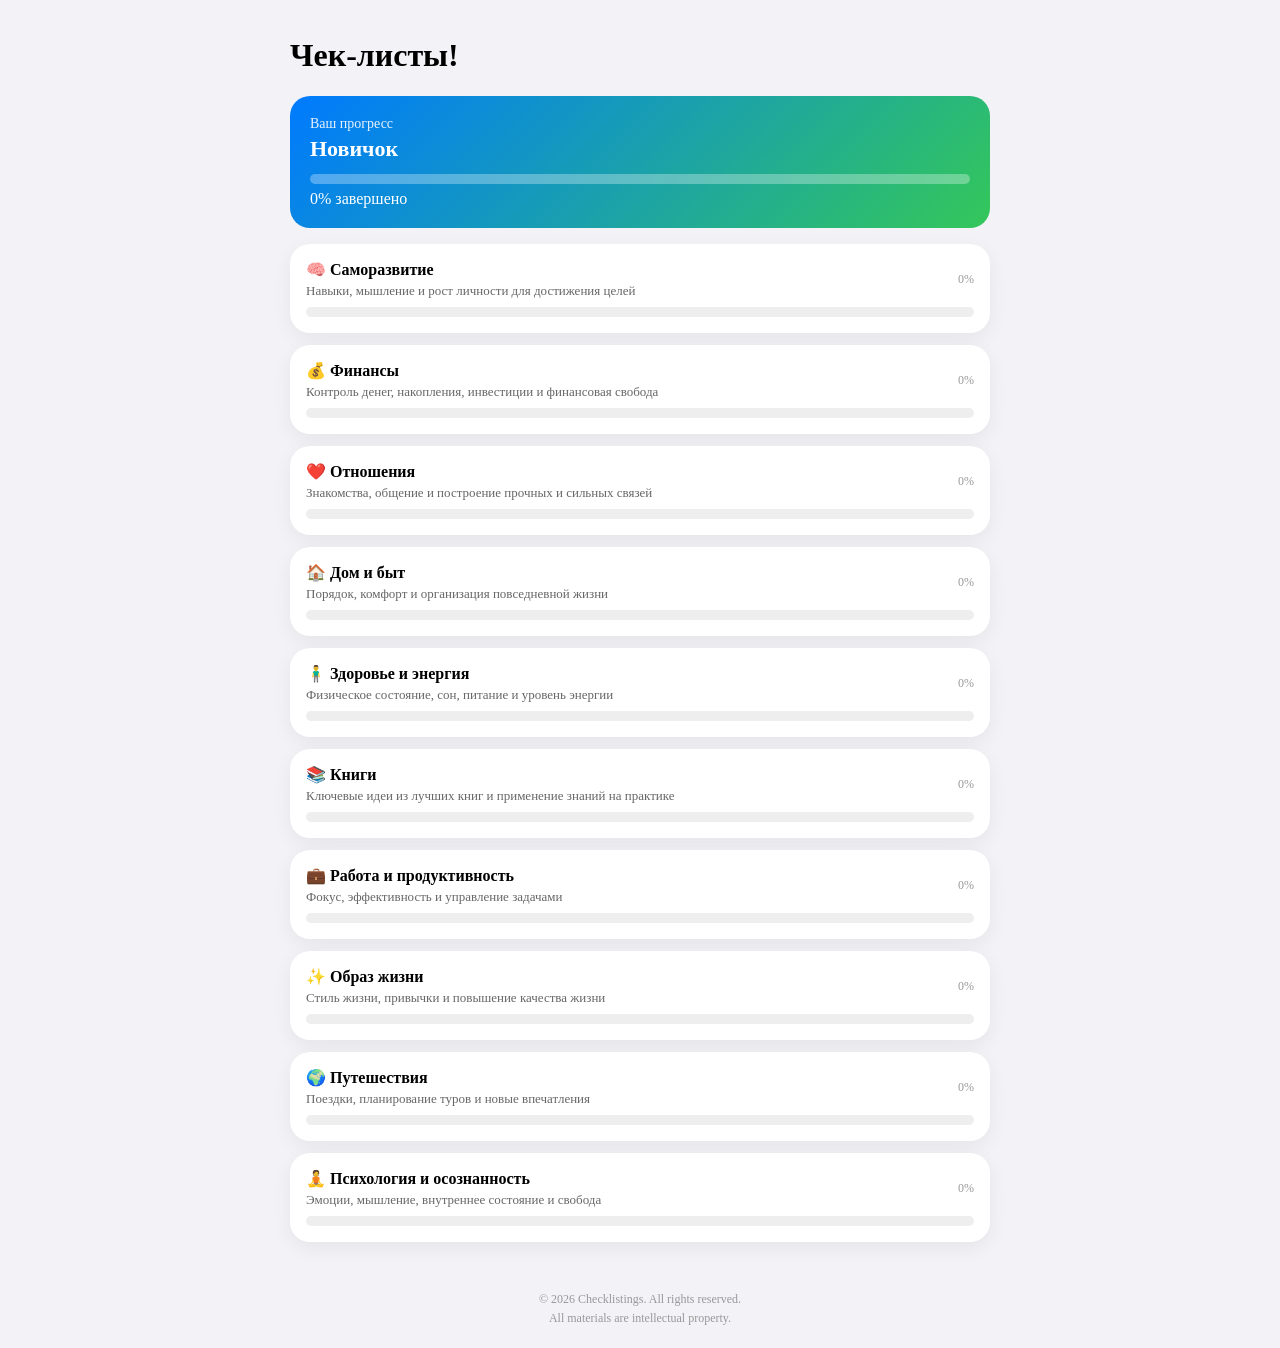
<file: index.html>
<!DOCTYPE html>
<html lang="en">
<head>  
  <meta charset="UTF-8">
  <meta name="viewport" content="width=device-width, initial-scale=1.0">
  
  <title>Checklistings. Become smarter.</title>

  <!-- ADD THIS -->
  <script src="https://telegram.org/js/telegram-web-app.js"></script> 

  <link rel="stylesheet" href="styles.css">
</head>
  
<body>
  <div id="app">
  <style>
    .loading-screen {
      display: flex;
      flex-direction: column;
      align-items: center;
      justify-content: center;
      min-height: 80vh;
      padding: 40px 20px;
      text-align: center;
    }
    
    .loading-icon {
      width: 60px;
      height: 60px;
      margin-bottom: 20px;
      position: relative;
    }
    
    .loading-circle {
      width: 60px;
      height: 60px;
      border: 4px solid #f2f2f7;
      border-top: 4px solid #007aff;
      border-radius: 50%;
      animation: spin 0.8s linear infinite;
    }
    
    .loading-logo {
      position: absolute;
      top: 50%;
      left: 50%;
      transform: translate(-50%, -50%);
      font-size: 28px;
    }
    
    .loading-text {
      font-size: 18px;
      font-weight: 600;
      color: #333;
      margin-bottom: 8px;
      animation: pulse 1.5s ease-in-out infinite;
    }
    
    .loading-subtext {
      font-size: 13px;
      color: #999;
      animation: fadeInOut 2s ease-in-out infinite;
    }
    
    .loading-bar {
      width: 200px;
      height: 3px;
      background: #f2f2f7;
      border-radius: 10px;
      overflow: hidden;
      margin-top: 20px;
    }
    
    .loading-bar-fill {
      height: 100%;
      background: linear-gradient(90deg, #007aff, #34c759, #007aff);
      background-size: 200% 100%;
      border-radius: 10px;
      animation: shimmer 1.5s ease-in-out infinite;
      width: 80%;
    }
    
    @keyframes spin {
      0% { transform: rotate(0deg); }
      100% { transform: rotate(360deg); }
    }
    
    @keyframes pulse {
      0%, 100% { opacity: 1; transform: scale(1); }
      50% { opacity: 0.7; transform: scale(0.98); }
    }
    
    @keyframes fadeInOut {
      0%, 100% { opacity: 0.5; }
      50% { opacity: 1; }
    }
    
    @keyframes shimmer {
      0% { background-position: -200% 0; }
      100% { background-position: 200% 0; }
    }
  </style>
  
  <div class="loading-screen">
    <div class="loading-icon">
      <div class="loading-circle"></div>
      <div class="loading-logo">📋</div>
    </div>
    
    <p class="loading-text">Checklistings!</p>
    <p class="loading-subtext">Loading...</p>
    
    <div class="loading-bar">
      <div class="loading-bar-fill"></div>
    </div>
  </div>
</div>
  
  <script type="module" src="js/app.js"></script>
</body>
  
    <footer style="text-align:center;padding:20px 16px;font-size:12px;color:#999;line-height:1.6;">
  © 2026 Checklistings. All rights reserved.<br>
  All materials are intellectual property.
</footer>
  
</html>
</file>
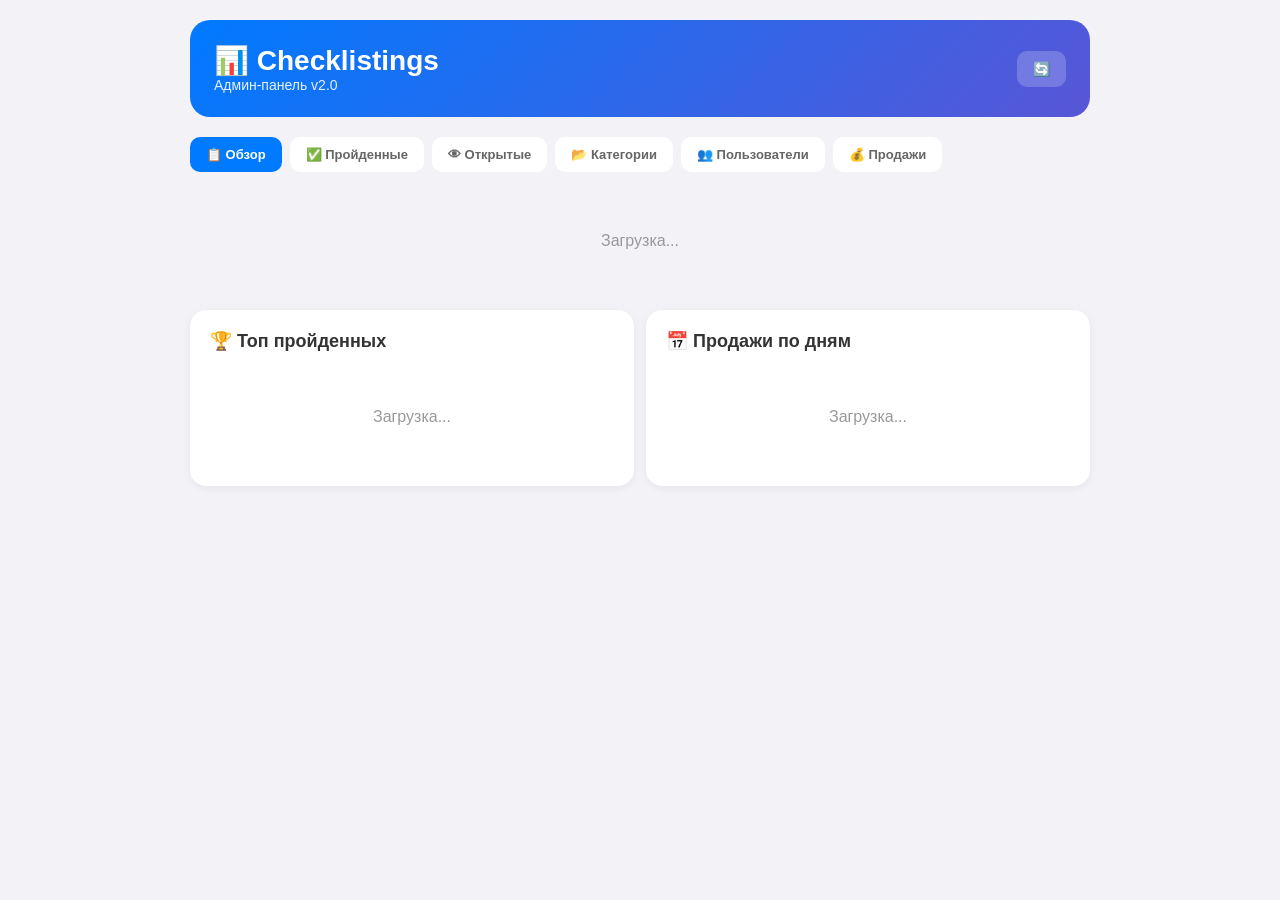
<file: admin.html>
<!DOCTYPE html>
<html lang="ru">
<head>
    <meta charset="UTF-8">
    <meta name="viewport" content="width=device-width, initial-scale=1.0">
    <title>Админка Checklistings</title>
    <style>
        * { margin: 0; padding: 0; box-sizing: border-box; }
        
        body {
            font-family: -apple-system, BlinkMacSystemFont, 'Segoe UI', Roboto, sans-serif;
            background: #f2f2f7;
            padding: 20px;
            color: #333;
        }
        
        .container { max-width: 900px; margin: 0 auto; }
        
        .header {
            background: linear-gradient(135deg, #007aff, #5856d6);
            color: white;
            padding: 24px;
            border-radius: 20px;
            margin-bottom: 20px;
            display: flex;
            justify-content: space-between;
            align-items: center;
        }
        
        .header h1 { font-size: 28px; }
        .header p { opacity: 0.9; font-size: 14px; }
        
        .tabs {
            display: flex;
            gap: 8px;
            margin-bottom: 20px;
            flex-wrap: wrap;
        }
        
        .tab {
            padding: 10px 16px;
            border: none;
            border-radius: 10px;
            background: white;
            font-size: 13px;
            font-weight: 600;
            cursor: pointer;
            color: #666;
            white-space: nowrap;
        }
        
        .tab.active {
            background: #007aff;
            color: white;
        }
        
        .stats {
            display: grid;
            grid-template-columns: repeat(auto-fit, minmax(130px, 1fr));
            gap: 12px;
            margin-bottom: 20px;
        }
        
        .stat-card {
            background: white;
            padding: 14px;
            border-radius: 16px;
            text-align: center;
            box-shadow: 0 2px 8px rgba(0,0,0,0.06);
        }
        
        .stat-card .number { font-size: 28px; font-weight: 800; }
        .stat-card .label { font-size: 12px; color: #666; margin-top: 4px; }
        
        .revenue { background: linear-gradient(135deg, #ff9500, #ff6b00); color: white; }
        .revenue .number { color: white; }
        .revenue .label { color: rgba(255,255,255,0.8); }
        
        .blue { background: linear-gradient(135deg, #007aff, #5856d6); color: white; }
        .blue .number { color: white; }
        .blue .label { color: rgba(255,255,255,0.8); }
        
        .green { background: linear-gradient(135deg, #34c759, #30b350); color: white; }
        .green .number { color: white; }
        .green .label { color: rgba(255,255,255,0.8); }
        
        .purple { background: linear-gradient(135deg, #af52de, #5856d6); color: white; }
        .purple .number { color: white; }
        .purple .label { color: rgba(255,255,255,0.8); }
        
        .card {
            background: white;
            border-radius: 16px;
            padding: 20px;
            margin-bottom: 12px;
            box-shadow: 0 2px 8px rgba(0,0,0,0.06);
        }
        
        .card h3 { font-size: 18px; margin-bottom: 16px; display: flex; align-items: center; gap: 8px; }
        
        .grid-2 { display: grid; grid-template-columns: 1fr 1fr; gap: 12px; }
        
        @media (max-width: 600px) {
            .grid-2 { grid-template-columns: 1fr; }
            .tabs { flex-direction: column; }
        }
        
        table {
            width: 100%;
            border-collapse: collapse;
        }
        
        th, td {
            padding: 10px 12px;
            text-align: left;
            font-size: 13px;
        }
        
        th {
            background: #f2f2f7;
            font-weight: 600;
            color: #666;
        }
        
        th:first-child { border-radius: 10px 0 0 10px; }
        th:last-child { border-radius: 0 10px 10px 0; }
        
        tr { border-bottom: 1px solid #f2f2f7; }
        
        .badge {
            padding: 4px 10px;
            border-radius: 20px;
            font-size: 11px;
            font-weight: 600;
        }
        
        .badge-hot { background: #ffe5e5; color: #ff3b30; }
        .badge-good { background: #e8f8ed; color: #34c759; }
        .badge-neutral { background: #f2f2f7; color: #666; }
        .badge-warn { background: #fff3e0; color: #ff9500; }
        
        .ranking-list { }
        
        .ranking-item {
            display: flex;
            align-items: center;
            gap: 10px;
            padding: 10px;
            border-radius: 10px;
            margin-bottom: 6px;
            background: #f9f9f9;
        }
        
        .ranking-position {
            width: 32px;
            height: 32px;
            border-radius: 8px;
            display: flex;
            align-items: center;
            justify-content: center;
            font-weight: 800;
            font-size: 14px;
            color: white;
            flex-shrink: 0;
        }
        
        .position-1 { background: linear-gradient(135deg, #ffd700, #ffb800); }
        .position-2 { background: linear-gradient(135deg, #c0c0c0, #a0a0a0); }
        .position-3 { background: linear-gradient(135deg, #cd7f32, #b8702e); }
        .position-other { background: #d0d0d0; color: #666; }
        
        .ranking-info { flex: 1; min-width: 0; }
        .ranking-title { font-size: 13px; font-weight: 600; margin-bottom: 3px; }
        
        .ranking-bar {
            height: 5px;
            background: #e0e0e0;
            border-radius: 10px;
            overflow: hidden;
        }
        
        .ranking-fill {
            height: 100%;
            background: linear-gradient(90deg, #007aff, #34c759);
            border-radius: 10px;
        }
        
        .ranking-stats {
            text-align: right;
            flex-shrink: 0;
        }
        
        .ranking-value { font-size: 14px; font-weight: 700; }
        .ranking-sub { font-size: 11px; color: #999; }
        
        .bar-chart {
            display: flex;
            align-items: flex-end;
            gap: 10px;
            height: 180px;
            padding: 10px 0;
        }
        
        .bar-item {
            flex: 1;
            display: flex;
            flex-direction: column;
            align-items: center;
            gap: 6px;
        }
        
        .bar {
            width: 100%;
            max-width: 50px;
            background: linear-gradient(180deg, #007aff, #5856d6);
            border-radius: 6px 6px 0 0;
            min-height: 4px;
        }
        
        .bar-label { font-size: 10px; color: #666; text-align: center; }
        .bar-value { font-size: 12px; font-weight: 700; }
        
        .empty { text-align: center; padding: 40px; color: #999; }
        
        .btn {
            padding: 10px 16px;
            border: none;
            border-radius: 10px;
            font-size: 14px;
            font-weight: 600;
            cursor: pointer;
        }
    </style>
</head>
<body>
    <div class="container">
        <div class="header">
            <div>
                <h1>📊 Checklistings</h1>
                <p>Админ-панель v2.0</p>
            </div>
            <button class="btn" style="background:rgba(255,255,255,0.2);color:white;" onclick="loadData()">🔄</button>
        </div>
        
        <!-- Вкладки -->
        <div class="tabs">
            <button class="tab active" onclick="showTab('overview')">📋 Обзор</button>
            <button class="tab" onclick="showTab('completed')">✅ Пройденные</button>
            <button class="tab" onclick="showTab('opened')">👁 Открытые</button>
            <button class="tab" onclick="showTab('categories')">📂 Категории</button>
            <button class="tab" onclick="showTab('users')">👥 Пользователи</button>
            <button class="tab" onclick="showTab('sales')">💰 Продажи</button>
        </div>
        
        <!-- Обзор -->
        <div id="tab-overview">
            <div class="stats" id="stats-overview"></div>
            <div class="grid-2">
                <div class="card">
                    <h3>🏆 Топ пройденных</h3>
                    <div id="top-completed"></div>
                </div>
                <div class="card">
                    <h3>📅 Продажи по дням</h3>
                    <div id="sales-chart"></div>
                </div>
            </div>
        </div>
        
        <!-- Пройденные -->
        <div id="tab-completed" style="display:none;">
            <div class="card">
                <h3>✅ Рейтинг пройденных чек-листов</h3>
                <div class="ranking-list" id="ranking-completed"></div>
            </div>
        </div>
        
        <!-- Открытые -->
        <div id="tab-opened" style="display:none;">
            <div class="card">
                <h3>👁 Рейтинг открытых (не законченных) чек-листов</h3>
                <div class="ranking-list" id="ranking-opened"></div>
            </div>
        </div>
        
        <!-- Категории -->
        <div id="tab-categories" style="display:none;">
            <div class="card">
                <h3>📂 Рейтинг категорий</h3>
                <div class="ranking-list" id="ranking-categories"></div>
            </div>
        </div>
        
        <!-- Пользователи -->
        <div id="tab-users" style="display:none;">
            <div class="stats" id="stats-users"></div>
            <div class="card">
                <h3>👥 Последние посетители</h3>
                <div id="recent-users"></div>
            </div>
        </div>
        
        <!-- Продажи -->
        <div id="tab-sales" style="display:none;">
            <div class="card">
                <h3>💰 История продаж</h3>
                <div id="sales-history"></div>
            </div>
        </div>
    </div>
    
    <script>
        const WORKER_URL = 'https://checklistings.dan-svistunov.workers.dev';
        let allData = null;
        
        async function loadData() {
            showLoading();
            try {
                const response = await fetch(`${WORKER_URL}/api/admin/stats`);
                allData = await response.json();
                renderAll();
            } catch (e) {
                console.error('Error:', e);
                alert('Ошибка загрузки: ' + e.message);
            }
        }
        
        function showLoading() {
            document.querySelectorAll('.ranking-list, [id^="top-"], [id^="sales-"], [id^="recent-"], [id^="stats-"]').forEach(el => {
                if (el) el.innerHTML = '<div class="empty">Загрузка...</div>';
            });
        }
        
        function renderAll() {
            renderOverview();
            renderCompleted();
            renderOpened();
            renderCategories();
            renderUsers();
            renderSales();
        }
        
        function renderOverview() {
            const d = allData;
            const convRate = d.total_users > 0 ? Math.round((d.unique_buyers / d.total_users) * 100) : 0;
            const returnRate = d.total_users > 0 ? Math.round((d.returning_users / d.total_users) * 100) : 0;
            
            document.getElementById('stats-overview').innerHTML = `
                <div class="stat-card blue"><div class="number">${d.total_users || 0}</div><div class="label">Всего пользователей</div></div>
                <div class="stat-card purple"><div class="number">${d.returning_users || 0}</div><div class="label">Вернувшихся</div></div>
                <div class="stat-card"><div class="number" style="color:#007aff;">${d.unique_buyers || 0}</div><div class="label">Покупателей</div></div>
                <div class="stat-card revenue"><div class="number">${d.total_revenue || 0} ⭐</div><div class="label">Заработано</div></div>
                <div class="stat-card green"><div class="number">${convRate}%</div><div class="label">Конверсия</div></div>
                <div class="stat-card"><div class="number" style="color:#ff9500;">${returnRate}%</div><div class="label">Возврат</div></div>
            `;
            
            // Топ пройденных
            const completed = (allData.ranking || []).slice(0, 5);
            const maxComp = completed.length > 0 ? completed[0].completions : 1;
            
            document.getElementById('top-completed').innerHTML = completed.length === 0 ? '<div class="empty">Нет данных</div>' :
                completed.map((cl, i) => {
                    const pct = Math.round((cl.completions / maxComp) * 100);
                    const badge = i === 0 ? 'badge-hot' : i < 3 ? 'badge-good' : 'badge-neutral';
                    return `
                        <div style="margin-bottom:10px;">
                            <div style="display:flex;justify-content:space-between;margin-bottom:3px;">
                                <span style="font-size:12px;font-weight:500;">${i+1}. ${cl.title}</span>
                                <span class="badge ${badge}">${cl.completions} раз</span>
                            </div>
                            <div class="ranking-bar"><div class="ranking-fill" style="width:${pct}%"></div></div>
                        </div>
                    `;
                }).join('');
            
            // График продаж
            const byDay = allData.sales_by_day || [];
            const maxDay = byDay.length > 0 ? Math.max(...byDay.map(d => d.count)) : 1;
            
            document.getElementById('sales-chart').innerHTML = byDay.length === 0 ? '<div class="empty">Нет данных</div>' : `
                <div class="bar-chart">
                    ${byDay.slice(-7).map(day => {
                        const h = Math.max(6, (day.count / maxDay) * 140);
                        return `<div class="bar-item"><div class="bar-value">${day.count}</div><div class="bar" style="height:${h}px;"></div><div class="bar-label">${day.date}</div></div>`;
                    }).join('')}
                </div>
            `;
        }
        
        function renderCompleted() {
            const ranking = allData.ranking || [];
            const maxVal = ranking.length > 0 ? ranking[0].completions : 1;
            
            document.getElementById('ranking-completed').innerHTML = ranking.length === 0 ? '<div class="empty">Нет прохождений</div>' :
                ranking.map((cl, i) => {
                    const pos = i + 1;
                    const pct = Math.round((cl.completions / maxVal) * 100);
                    let posClass = 'position-other', medal = pos;
                    if (pos === 1) { posClass = 'position-1'; medal = '🥇'; }
                    else if (pos === 2) { posClass = 'position-2'; medal = '🥈'; }
                    else if (pos === 3) { posClass = 'position-3'; medal = '🥉'; }
                    
                    return `
                        <div class="ranking-item">
                            <div class="ranking-position ${posClass}">${medal}</div>
                            <div class="ranking-info">
                                <div class="ranking-title">${cl.title || cl.checklist_id}</div>
                                <div class="ranking-bar"><div class="ranking-fill" style="width:${pct}%"></div></div>
                            </div>
                            <div class="ranking-stats">
                                <div class="ranking-value">${cl.completions}</div>
                                <div class="ranking-sub">раз</div>
                            </div>
                        </div>
                    `;
                }).join('');
        }
        
    function renderOpened() {
    const opened = allData.opened_ranking || [];
    // Сортируем по not_completed (открытые, но не пройденные)
    const sorted = opened.sort((a, b) => (b.not_completed || 0) - (a.not_completed || 0));
    const maxVal = sorted.length > 0 ? Math.max(...sorted.map(o => o.not_completed || 0)) : 1;
    
    document.getElementById('ranking-opened').innerHTML = sorted.length === 0 ? '<div class="empty">Нет открытий</div>' :
        sorted.map((cl, i) => {
            const pos = i + 1;
            const pct = Math.round(((cl.not_completed || 0) / maxVal) * 100);
            let posClass = 'position-other', medal = pos;
            if (pos === 1) { posClass = 'position-1'; medal = '🥇'; }
            else if (pos === 2) { posClass = 'position-2'; medal = '🥈'; }
            else if (pos === 3) { posClass = 'position-3'; medal = '🥉'; }
            
            return `
                <div class="ranking-item">
                    <div class="ranking-position ${posClass}">${medal}</div>
                    <div class="ranking-info">
                        <div class="ranking-title">${cl.title || cl.checklist_id}</div>
                        <div class="ranking-bar"><div class="ranking-fill" style="width:${pct}%"></div></div>
                    </div>
                    <div class="ranking-stats">
                        <div class="ranking-value">${cl.not_completed || 0}</div>
                        <div class="ranking-sub">открыто (не пройдено)</div>
                        <div style="font-size:10px;color:#999;">всего открытий: ${cl.opens || 0}</div>
                    </div>
                </div>
            `;
        }).join('');
}
        
        function renderCategories() {
            const cats = allData.categories_ranking || [];
            const maxVal = cats.length > 0 ? cats[0].opens : 1;
            
            document.getElementById('ranking-categories').innerHTML = cats.length === 0 ? '<div class="empty">Нет данных</div>' :
                cats.map((cat, i) => {
                    const pos = i + 1;
                    const pct = Math.round((cat.opens / maxVal) * 100);
                    let posClass = 'position-other', medal = pos;
                    if (pos === 1) { posClass = 'position-1'; medal = '🥇'; }
                    else if (pos === 2) { posClass = 'position-2'; medal = '🥈'; }
                    else if (pos === 3) { posClass = 'position-3'; medal = '🥉'; }
                    
                    return `
                        <div class="ranking-item">
                            <div class="ranking-position ${posClass}">${medal}</div>
                            <div class="ranking-info">
                                <div class="ranking-title">${cat.icon || ''} ${cat.title || cat.category}</div>
                                <div class="ranking-bar"><div class="ranking-fill" style="width:${pct}%"></div></div>
                            </div>
                            <div class="ranking-stats">
                                <div class="ranking-value">${cat.opens}</div>
                                <div class="ranking-sub">открытий</div>
                            </div>
                        </div>
                    `;
                }).join('');
        }
        
        function renderUsers() {
            const d = allData;
            const returnRate = d.total_users > 0 ? Math.round((d.returning_users / d.total_users) * 100) : 0;
            
            document.getElementById('stats-users').innerHTML = `
                <div class="stat-card blue"><div class="number">${d.total_users || 0}</div><div class="label">Всего</div></div>
                <div class="stat-card purple"><div class="number">${d.returning_users || 0}</div><div class="label">Вернувшихся</div></div>
                <div class="stat-card green"><div class="number">${returnRate}%</div><div class="label">% возврата</div></div>
                <div class="stat-card"><div class="number" style="color:#007aff;">${d.avg_visits || 0}</div><div class="label">Среднее посещений</div></div>
            `;
            
            const users = allData.recent_visitors || [];
            
            document.getElementById('recent-users').innerHTML = users.length === 0 ? '<div class="empty">Нет данных</div>' : `
                <table>
                    <tr><th>User ID</th><th>Имя</th><th>Посещений</th><th>Последний визит</th></tr>
                    ${users.slice(0, 15).map(u => `
                        <tr>
                            <td>${u.user_id}</td>
                            <td>${u.first_name || '-'}</td>
                            <td><span class="badge ${u.visit_count > 2 ? 'badge-good' : 'badge-neutral'}">${u.visit_count}</span></td>
                            <td>${u.last_seen_date || '-'}</td>
                        </tr>
                    `).join('')}
                </table>
            `;
        }
        
        function renderSales() {
            const buyers = allData.recent_buyers || [];
            
            document.getElementById('sales-history').innerHTML = buyers.length === 0 ? '<div class="empty">Нет продаж</div>' : `
                <table>
                    <tr><th>User ID</th><th>Чек-лист</th><th>Сумма</th><th>Дата</th></tr>
                    ${buyers.slice(0, 20).map(u => `
                        <tr>
                            <td>${u.user_id}</td>
                            <td>${u.checklist_title || u.checklist_id}</td>
                            <td>${u.amount} ⭐</td>
                            <td>${u.date}</td>
                        </tr>
                    `).join('')}
                </table>
            `;
        }
        
        function showTab(tab) {
            document.querySelectorAll('.tab').forEach(t => t.classList.remove('active'));
            document.querySelectorAll('[id^="tab-"]').forEach(t => t.style.display = 'none');
            event.target.classList.add('active');
            document.getElementById('tab-' + tab).style.display = 'block';
        }
        
        loadData();
    </script>
</body>
</html>
</file>
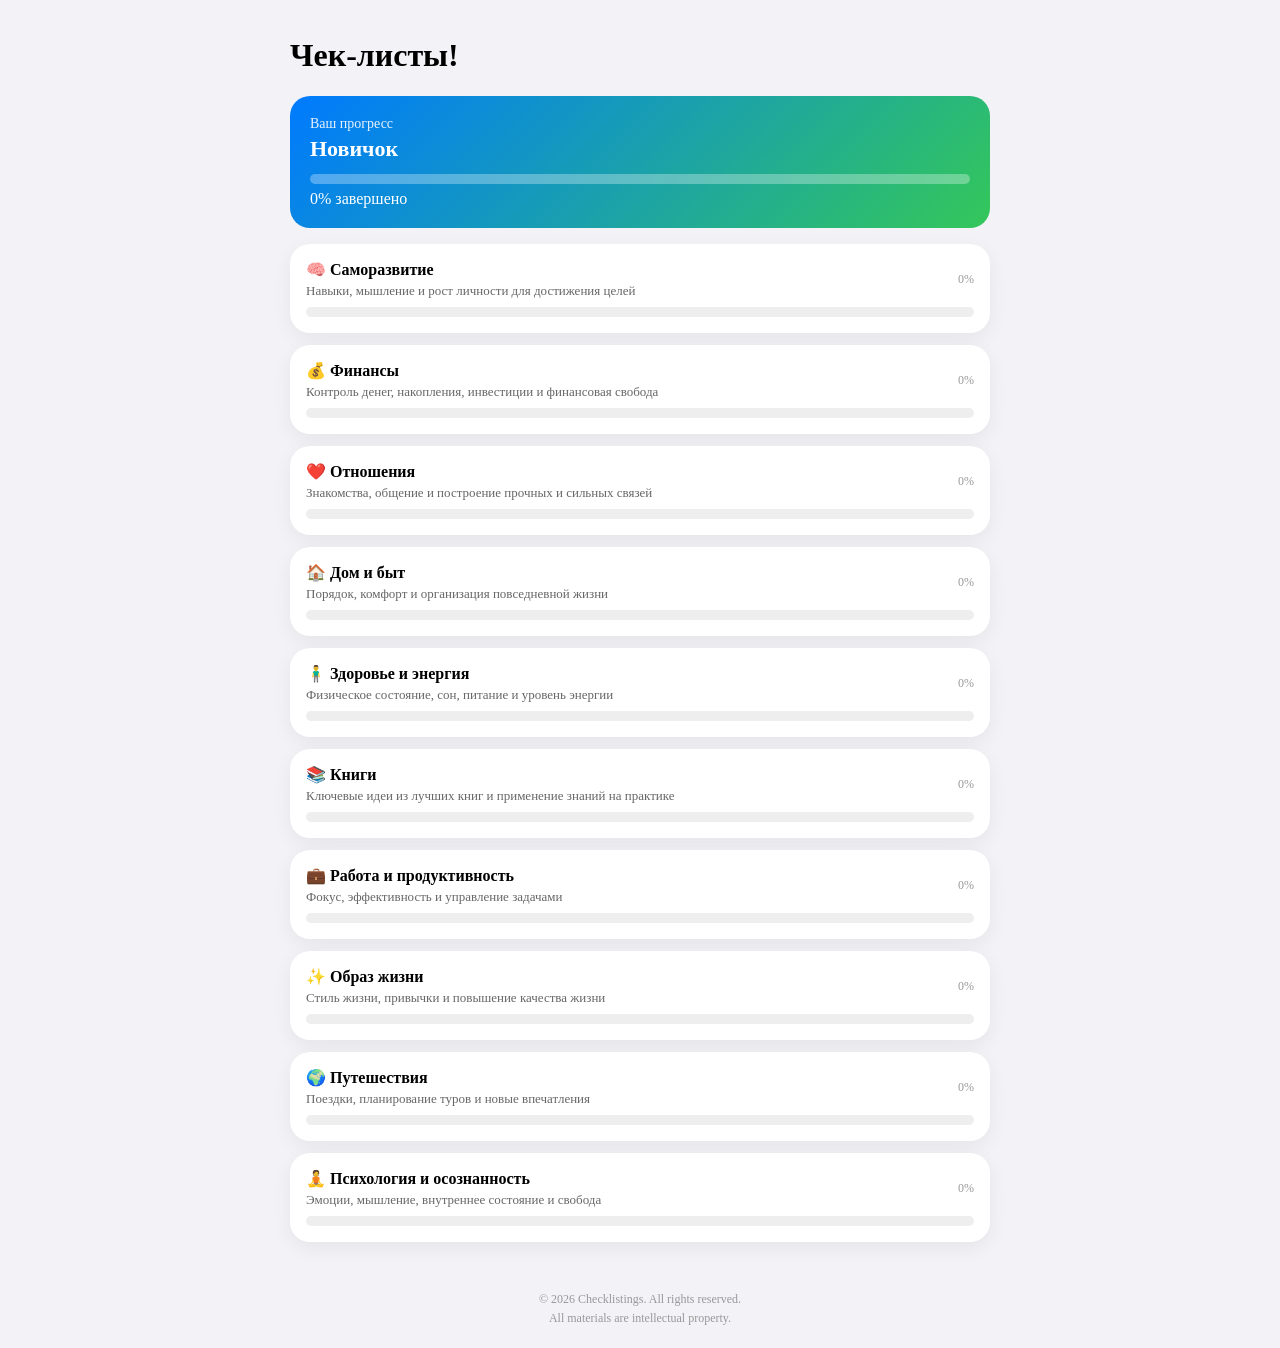
<file: index-old.html>
<!DOCTYPE html>
<html lang="ru">
<head>  
  <meta charset="UTF-8">
  <meta name="viewport" content="width=device-width, initial-scale=1.0">
  
  <title>Checklistings. Become smarter.</title>

  <!-- ВОТ ЭТО НУЖНО ДОБАВИТЬ -->
  <script src="https://telegram.org/js/telegram-web-app.js"></script>

  <link rel="stylesheet" href="styles.css">
</head>
  
<body>
  <div id="app">
  <style>
    .loading-screen {
      display: flex;
      flex-direction: column;
      align-items: center;
      justify-content: center;
      min-height: 80vh;
      padding: 40px 20px;
      text-align: center;
    }
    
    .loading-icon {
      width: 60px;
      height: 60px;
      margin-bottom: 20px;
      position: relative;
    }
    
    .loading-circle {
      width: 60px;
      height: 60px;
      border: 4px solid #f2f2f7;
      border-top: 4px solid #007aff;
      border-radius: 50%;
      animation: spin 0.8s linear infinite;
    }
    
    .loading-logo {
      position: absolute;
      top: 50%;
      left: 50%;
      transform: translate(-50%, -50%);
      font-size: 28px;
    }
    
    .loading-text {
      font-size: 18px;
      font-weight: 600;
      color: #333;
      margin-bottom: 8px;
      animation: pulse 1.5s ease-in-out infinite;
    }
    
    .loading-subtext {
      font-size: 13px;
      color: #999;
      animation: fadeInOut 2s ease-in-out infinite;
    }
    
    .loading-bar {
      width: 200px;
      height: 3px;
      background: #f2f2f7;
      border-radius: 10px;
      overflow: hidden;
      margin-top: 20px;
    }
    
    .loading-bar-fill {
      height: 100%;
      background: linear-gradient(90deg, #007aff, #34c759, #007aff);
      background-size: 200% 100%;
      border-radius: 10px;
      animation: shimmer 1.5s ease-in-out infinite;
      width: 80%;
    }
    
    @keyframes spin {
      0% { transform: rotate(0deg); }
      100% { transform: rotate(360deg); }
    }
    
    @keyframes pulse {
      0%, 100% { opacity: 1; transform: scale(1); }
      50% { opacity: 0.7; transform: scale(0.98); }
    }
    
    @keyframes fadeInOut {
      0%, 100% { opacity: 0.5; }
      50% { opacity: 1; }
    }
    
    @keyframes shimmer {
      0% { background-position: -200% 0; }
      100% { background-position: 200% 0; }
    }
  </style>
  
  <div class="loading-screen">
    <div class="loading-icon">
      <div class="loading-circle"></div>
      <div class="loading-logo">📋</div>
    </div>
    
    <p class="loading-text">Чек-листы!</p>
    <p class="loading-subtext">Загрузка приложения...</p>
    
    <div class="loading-bar">
      <div class="loading-bar-fill"></div>
    </div>
  </div>
</div>
  
  <script type="module" src="js/app.js"></script>
</body>

  <footer style="text-align:center;padding:20px 16px;font-size:12px;color:#999;line-height:1.6;">
  © 2026 Checklistings. All rights reserved.<br>
  All materials are intellectual property.
</footer>
  
</html>
</file>
<file: styles.css>
body {
  margin:0;
  font-family:-apple-system;
  background:#f2f2f7;
}

#app {
  max-width:700px;
  margin:auto;
  padding:16px;
}

/* DASHBOARD */
.dashboard {
  background:linear-gradient(135deg,#007aff,#34c759);
  color:white;
  border-radius:20px;
  padding:20px;
  margin-bottom:16px;
}

.dashboard-title {
  font-size:14px;
  opacity:0.9;
}

.dashboard-level {
  font-size:22px;
  font-weight:700;
  margin-top:4px;
}

.dashboard-bar {
  margin-top:12px;
  height:10px;
  background:rgba(255,255,255,0.3);
  border-radius:10px;
  overflow:hidden;
}

.dashboard-fill {
  height:100%;
  background:white;
  border-radius:10px;
  transition:width 0.4s;
}

/* CARD */
.card {
  background:white;
  border-radius:20px;
  padding:16px;
  margin-bottom:12px;
  box-shadow:0 6px 20px rgba(0,0,0,0.06);
  transition: transform 0.15s ease, box-shadow 0.15s ease;
  animation: fadeInUp 0.4s ease;
}

.card:active {
  transform: scale(0.97);
  box-shadow: 0 3px 10px rgba(0,0,0,0.05);
}

/* CATEGORY */
.category-header {
  display:flex;
  justify-content:space-between;
  align-items:center;
}

.category-title {
  font-weight:700;
}

.category-percent {
  font-size:12px;
  color:#999;
}

/* STATUS RIGHT */
.card-row {
  display:flex;
  justify-content:space-between;
  align-items:center;
}

.status {
  font-size:11px;
  font-weight:500;
  padding:4px 8px;
  border-radius:999px;
  white-space:nowrap;
}

.status.new {
  background:rgba(0,122,255,0.12);
  color:#007aff;
}

.status.progress {
  background:rgba(255,149,0,0.12);
  color:#ff9500;
}

.status.done {
  background:rgba(52,199,89,0.12);
  color:#34c759;
}

/* PROGRESS */
.progress-bar {
  height:10px;
  background:#eee;
  border-radius:999px;
  overflow:hidden;
}

.progress-fill {
  height:100%;
  background:#34c759;
  border-radius:999px;
  transition:width 0.5s ease;
}

/* BUTTONS */
.btn {
  padding:12px;
  border-radius:14px;
  border:none;
  font-weight:600;
  cursor:pointer;
}

.btn-primary {
  background:linear-gradient(135deg,#007aff,#5856d6);
  color:white;
}

.btn-ghost {
  background:none;
  color:#007aff;
}

.btn:disabled {
  opacity:0.5;
  cursor:not-allowed;
}

/* MODAL */
.modal {
  position:fixed;
  top:0;
  left:0;
  width:100%;
  height:100%;
  background:rgba(0,0,0,0.4);
  display:flex;
  align-items:center;
  justify-content:center;
  z-index:1000;
}

.modal-content {
  background:white;
  padding:20px;
  border-radius:20px;
  max-width:320px;
  text-align:center;
}

/* ITEM */
.item {
  background:white;
  border-radius:16px;
  margin-bottom:10px;
  box-shadow:0 3px 10px rgba(0,0,0,0.04);
  animation: fadeInUp 0.3s ease;
}

.item-header {
  padding:14px;
  display:flex;
  justify-content:space-between;
  cursor:pointer;
  font-weight:500;
  font-size:15px;
}

.item-header::after {
  content:"›";
}

.item.open .item-header::after {
  transform:rotate(90deg);
}

.item-body {
  display:none;
  padding:14px;
  animation: fadeIn 0.25s ease;
}

.item-body p {
  margin:0;
  line-height:1.5;
  font-size:14px;
}

/* QUIZ */
.quiz-section {
  margin-top:24px;
}

.quiz-title {
  font-size:18px;
  font-weight:700;
  margin-bottom:12px;
}

.quiz-question {
  background:white;
  padding:14px;
  border-radius:16px;
  margin-bottom:10px;
}

.quiz-question p {
  font-size:15px;
  font-weight:600;
  margin-bottom:8px;
}

.quiz-option {
  display:block;
  padding:12px;
  border:1px solid #eee;
  border-radius:10px;
  margin-bottom:6px;
  font-size:14px;
}

/* TYPOGRAPHY */
h2 {
  font-size:22px;
  margin-bottom:6px;
}

.checklist-description {
  font-size:14px;
  color:#666;
  margin-bottom:12px;
}

.checklist-subtitle {
  font-size:13px;
  color:#666;
  margin-top:4px;
  line-height:1.4;
}

/* PRICE TAG */
.price-tag {
  font-size:13px;
  font-weight:600;
  color:#ff9500;
  margin-top:6px;
}

/* ANIMATIONS */
@keyframes fadeIn {
  from { opacity:0 }
  to { opacity:1 }
}

@keyframes fadeInUp {
  from {
    opacity:0;
    transform: translateY(10px);
  }
  to {
    opacity:1;
    transform: translateY(0);
  }
}





/* Анимированный градиент для дашборда */
.dashboard {
  background: linear-gradient(135deg, #007aff, #34c759, #5856d6, #007aff);
  background-size: 300% 300%;
  animation: gradientShift 8s ease infinite;
}

/* Градиент для кнопок */
.btn-primary {
  background: linear-gradient(135deg, #007aff, #5856d6, #007aff);
  background-size: 200% 200%;
  animation: gradientShift 6s ease infinite;
}

/* Легкий градиент для карточек категорий при наведении */
.card.category {
  transition: all 0.3s ease;
}

.card.category:hover {
  background: linear-gradient(135deg, #ffffff, #f0f4ff);
}

@keyframes gradientShift {
  0% {
    background-position: 0% 50%;
  }
  25% {
    background-position: 100% 0%;
  }
  50% {
    background-position: 100% 100%;
  }
  75% {
    background-position: 0% 100%;
  }
  100% {
    background-position: 0% 50%;
  }
}
</file>
